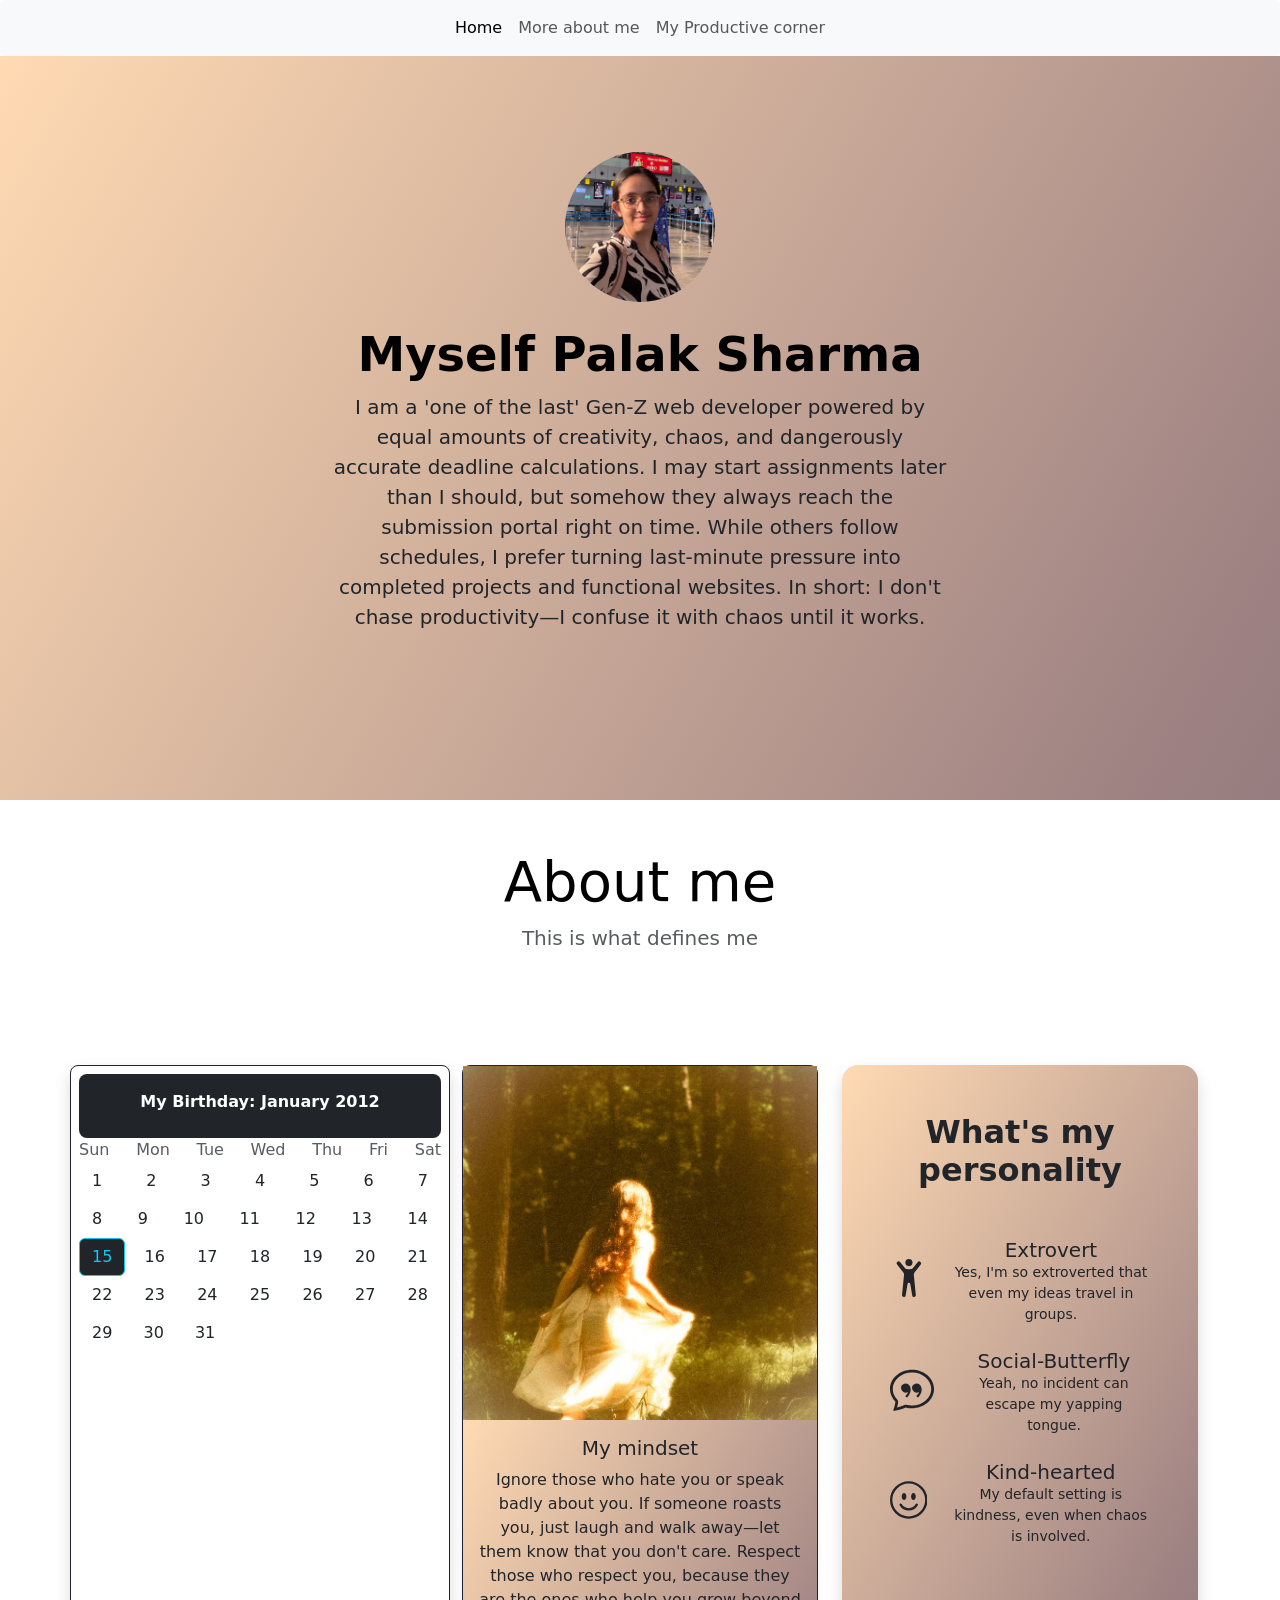
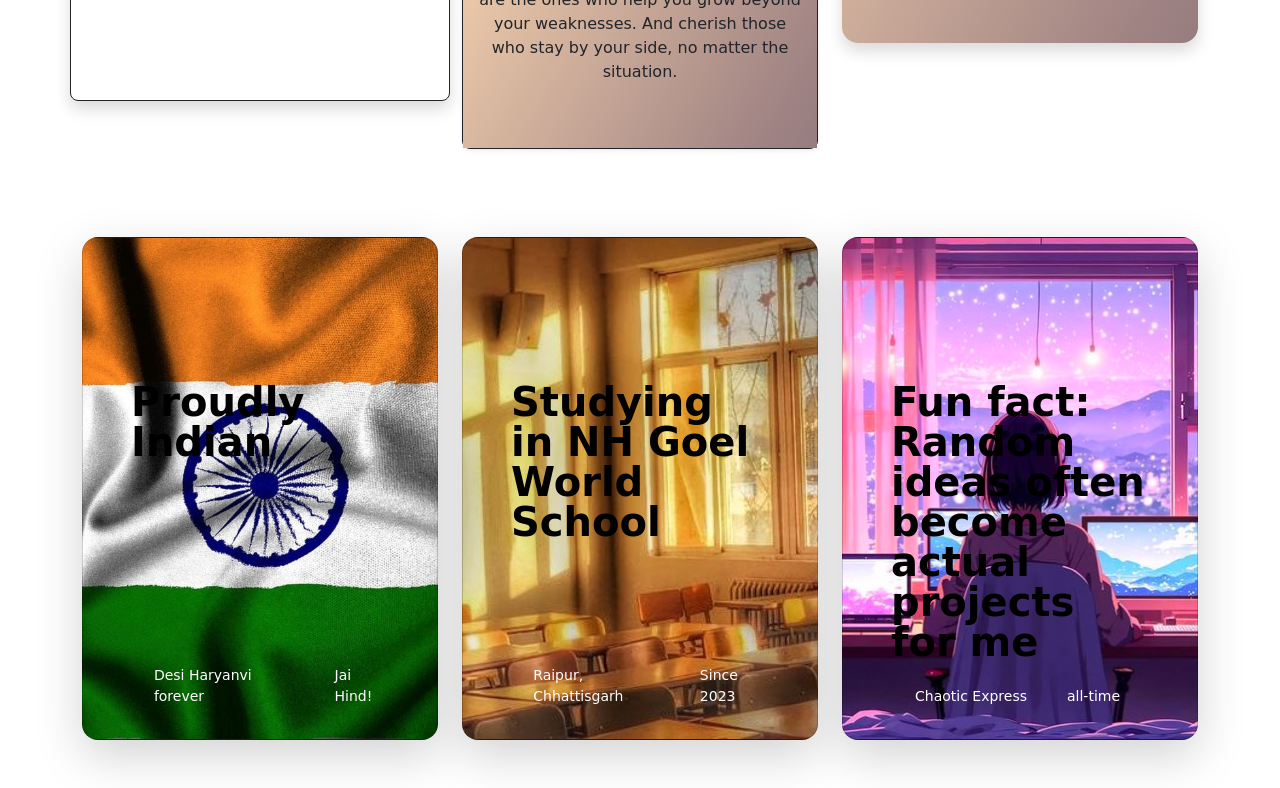
<file: index.html>
<!DOCTYPE html>
<html lang="en">
<head>
    <meta charset="UTF-8">
    <meta name="viewport" content="width=device-width, initial-scale=1.0">
    <title>Palak's portfolio</title>
    <link href="./style.css" rel="stylesheet">
    <link href="https://cdn.jsdelivr.net/npm/bootstrap@5.3.8/dist/css/bootstrap.min.css" rel="stylesheet" integrity="sha384-sRIl4kxILFvY47J16cr9ZwB07vP4J8+LH7qKQnuqkuIAvNWLzeN8tE5YBujZqJLB" crossorigin="anonymous">
</head>
<body>

   <section id="navbar" >
    <nav class="navbar navbar-expand-lg bg-body-tertiary rounded" aria-label="Twelfth navbar example"> 
        <div class="container-fluid Centered-nav"> 
            <button class="navbar-toggler" type="button" data-bs-toggle="collapse" data-bs-target="#navbarsExample10" aria-controls="navbarsExample10" aria-expanded="false" aria-label="Toggle navigation"> 
                <span class="navbar-toggler-icon"></span> 
            </button> 
            <div class="collapse navbar-collapse justify-content-md-center" id="navbarsExample10"> 
                <ul class="navbar-nav"> 
                    <li class="nav-item"> 
                        <a class="nav-link active" aria-current="page" href="./index.html">Home</a> 
                    </li> 
                    <li class="nav-item"> 
                        <a class="nav-link" href="./more.html">More about me</a> 
                    </li> 
                    <li class="nav-item"> 
                        <a class="nav-link" href="./productivity.html">My Productive corner</a> 
                    </li> 
                        </ul> 
                    </li> 
                </ul> 
            </div> 
        </div> 
    </nav>
   </section>

   <section id="title" class="gradient-background py-5">  
    <div class="px-4 mb-5 py-5 text-center focus-div"> 
        <div class="container"> 
            <div class= "col-d-flex justify-content-center"> 
                <img class="d-block mx-auto mb-4 me" src="./assets/images/me.jpg" alt="palak's image" height="150"> 
            </div> 
        </div>
        <h1 class="display-5 fw-bold text-body-emphasis">Myself Palak Sharma</h1> 
        <div class="col-lg-6 mx-auto"> 
            <p class="lead mb-4 text-whit">I am a 'one of the last' Gen-Z web developer powered by equal amounts of creativity, chaos, and dangerously accurate deadline calculations. I may start assignments later than I should, but somehow they always reach the submission portal right on time. While others follow schedules, I prefer turning last-minute pressure into completed projects and functional websites. In short: I don't chase productivity—I confuse it with chaos until it works.</p>  
        </div> 
    </div>
   </section>


   <section class="about-me info">
    <div class="container">
    <header>
    <div class="pricing-header p-3 pb-md-4 mx-auto pt-5 text-center"> 
        <h1 class="display-4 fw-normal text-body-emphasis">About me</h1> 
        <p class="fs-5 text-body-secondary">This is what defines me</p> 
    </div> 
    </header>
    <div class="row row-cols-1 row-cols-md-3 mb-3 py-5 text-center main-container"> 
            <div class="dropdown-menu d-block position-static p-2 mx-0 my-4 shadow rounded-3 w-340px border-dark" data-bs-theme="light"> 
                <div class="d-grid gap-1"> 
                    <div class="cal"> 
                        <div class="cal-month pb-4 card-header py-3 text-bg-dark border-dark rounded-3 ">  
                      <strong class="cal-month-name">My Birthday: January 2012</strong>   
                        </div>
                        <div class="cal-weekdays text-body-secondary "> 
                            <div class="cal-weekday">Sun</div> 
                            <div class="cal-weekday">Mon</div> 
                            <div class="cal-weekday">Tue</div> 
                            <div class="cal-weekday">Wed</div> 
                            <div class="cal-weekday">Thu</div> 
                            <div class="cal-weekday">Fri</div> 
                            <div class="cal-weekday">Sat</div> 
                        </div>  
                        <div class="cal-days">
                            <div class="group-1 gr">  
                            <button class="btn cal-btn" type="button">1</button> 
                            <button class="btn cal-btn" type="button">2</button> 
                            <button class="btn cal-btn" type="button">3</button> 
                            <button class="btn cal-btn" type="button">4</button> 
                            <button class="btn cal-btn" type="button">5</button> 
                            <button class="btn cal-btn" type="button">6</button> 
                            <button class="btn cal-btn" type="button">7</button>
                            </div>
                            <div class="group-2 gr"> 
                            <button class="btn cal-btn" type="button">8</button> 
                            <button class="btn cal-btn" type="button">9</button> 
                            <button class="btn cal-btn" type="button">10</button> 
                            <button class="btn cal-btn" type="button">11</button> 
                            <button class="btn cal-btn" type="button">12</button> 
                            <button class="btn cal-btn" type="button">13</button> 
                            <button class="btn cal-btn" type="button">14</button>
                            </div>
                            <div class="group-3 gr"> 
                            <button class="btn cal-btn btn-outline-info btn-dark" type="button">15</button> 
                            <button class="btn cal-btn" type="button">16</button> 
                            <button class="btn cal-btn" type="button">17</button> 
                            <button class="btn cal-btn" type="button">18</button> 
                            <button class="btn cal-btn" type="button">19</button> 
                            <button class="btn cal-btn" type="button">20</button> 
                            <button class="btn cal-btn" type="button">21</button>
                            </div>
                            <div class="group-4 gr"> 
                            <button class="btn cal-btn" type="button">22</button> 
                            <button class="btn cal-btn" type="button">23</button> 
                            <button class="btn cal-btn" type="button">24</button> 
                            <button class="btn cal-btn" type="button">25</button> 
                            <button class="btn cal-btn" type="button">26</button> 
                            <button class="btn cal-btn" type="button">27</button> 
                            <button class="btn cal-btn" type="button">28</button>
                            </div>
                            <div class="group-5 pe-0"> 
                            <button class="btn cal-btn" type="button">29</button> 
                            <button class="btn cal-btn" type="button">30</button> 
                            <button class="btn cal-btn" type="button">31</button>
                            </div> 
                        </div> 
                    </div> 
                </div> 
            </div>  
        <div class="col"> 
            <div class="card imp-card h-100  rounded-3 shadow-sm border-dark my-4">
  <img src="./assets/images/gold-glow.jpg ">
  <div class="card-body gradient-background">
    <h5 class="card-title">My mindset</h5>
    <p class="card-text">Ignore those who hate you or speak badly about you. If someone roasts you, just laugh and walk away—let them know that you don't care. Respect those who respect you, because they are the ones who help you grow beyond your weaknesses. And cherish those who stay by your side, no matter the situation.
</p>
  </div>
</div> 
</div> 
        <div class="col"> 
            <div class="modal-content rounded-4 shadow mt-4 gradient-background"> 
                <div class="modal-body p-5"> 
                    <h2 class="fw-bold mb-0">What's my personality</h2> 
                    <ul class="d-grid gap-4 my-5 list-unstyled small"> 
                        <li class="d-flex gap-4"> 
                            <svg xmlns="http://www.w3.org/2000/svg"  height="80" fill="currentColor" class="bi bi-person-arms-up " viewBox="0 0 16 16">
  <path d="M8 3a1.5 1.5 0 1 0 0-3 1.5 1.5 0 0 0 0 3"/>
  <path d="m5.93 6.704-.846 8.451a.768.768 0 0 0 1.523.203l.81-4.865a.59.59 0 0 1 1.165 0l.81 4.865a.768.768 0 0 0 1.523-.203l-.845-8.451A1.5 1.5 0 0 1 10.5 5.5L13 2.284a.796.796 0 0 0-1.239-.998L9.634 3.84a.7.7 0 0 1-.33.235c-.23.074-.665.176-1.304.176-.64 0-1.074-.102-1.305-.176a.7.7 0 0 1-.329-.235L4.239 1.286a.796.796 0 0 0-1.24.998l2.5 3.216c.317.316.475.758.43 1.204Z"/>
</svg> 
                            <div> 
                                <h5 class="mb-0">Extrovert</h5> Yes, I'm so extroverted that even my ideas travel in groups.
                            </div> 
                        </li> 
                        <li class="d-flex gap-4"> 
                            <svg xmlns="http://www.w3.org/2000/svg" height="80" fill="currentColor" class="bi bi-chat-quote" viewBox="0 0 16 16">
  <path d="M2.678 11.894a1 1 0 0 1 .287.801 11 11 0 0 1-.398 2c1.395-.323 2.247-.697 2.634-.893a1 1 0 0 1 .71-.074A8 8 0 0 0 8 14c3.996 0 7-2.807 7-6s-3.004-6-7-6-7 2.808-7 6c0 1.468.617 2.83 1.678 3.894m-.493 3.905a22 22 0 0 1-.713.129c-.2.032-.352-.176-.273-.362a10 10 0 0 0 .244-.637l.003-.01c.248-.72.45-1.548.524-2.319C.743 11.37 0 9.76 0 8c0-3.866 3.582-7 8-7s8 3.134 8 7-3.582 7-8 7a9 9 0 0 1-2.347-.306c-.52.263-1.639.742-3.468 1.105"/>
  <path d="M7.066 6.76A1.665 1.665 0 0 0 4 7.668a1.667 1.667 0 0 0 2.561 1.406c-.131.389-.375.804-.777 1.22a.417.417 0 0 0 .6.58c1.486-1.54 1.293-3.214.682-4.112zm4 0A1.665 1.665 0 0 0 8 7.668a1.667 1.667 0 0 0 2.561 1.406c-.131.389-.375.804-.777 1.22a.417.417 0 0 0 .6.58c1.486-1.54 1.293-3.214.682-4.112z"/>
</svg> 
                            <div> 
                                <h5 class="mb-0">Social-Butterfly</h5> Yeah, no incident can escape my yapping tongue.
                            </div> 
                        </li> 
                        <li class="d-flex gap-4"> 
                            <svg xmlns="http://www.w3.org/2000/svg"  height="80" fill="currentColor" class="bi bi-emoji-smile" viewBox="0 0 16 16">
  <path d="M8 15A7 7 0 1 1 8 1a7 7 0 0 1 0 14m0 1A8 8 0 1 0 8 0a8 8 0 0 0 0 16"/>
  <path d="M4.285 9.567a.5.5 0 0 1 .683.183A3.5 3.5 0 0 0 8 11.5a3.5 3.5 0 0 0 3.032-1.75.5.5 0 1 1 .866.5A4.5 4.5 0 0 1 8 12.5a4.5 4.5 0 0 1-3.898-2.25.5.5 0 0 1 .183-.683M7 6.5C7 7.328 6.552 8 6 8s-1-.672-1-1.5S5.448 5 6 5s1 .672 1 1.5m4 0c0 .828-.448 1.5-1 1.5s-1-.672-1-1.5S9.448 5 10 5s1 .672 1 1.5"/>
</svg> 
                            <div> 
                                <h5 class="mb-0">Kind-hearted</h5> My default setting is kindness, even when chaos is involved.
                            </div> 
                        </li> 
                    </ul> 
                 </div> 
                </div> 
        </div> 
    </div>
    </div>
    <div class="container">
        <div class="row row-cols-1 row-cols-lg-3 align-items-stretch g-4 py-5"> 
            <div class="col"> 
                <div class="card card-cover h-100 overflow-hidden text-bg-dark rounded-4 shadow-lg image-background" style="background-image: url('./assets/images/flag-of-india.jpg');"> 
                    <div class="d-flex flex-column h-100 p-5 pb-3 text-shadow-1"> 
                        <h3 class="pt-5 mt-5 mb-4 display-6 lh-1 fw-bold text-black">Proudly Indian</h3> 
                        <ul class="d-flex list-unstyled mt-auto">  
                            <li class="d-flex align-items-center me-3"> 
                                <svg class="bi me-2" width="1em" height="1em" role="img" aria-label="Location">
                                    <use xlink:href="#geo-fill"></use>
                                </svg> 
                                <small>Desi Haryanvi forever</small> 
                            </li> 
                            <li class="d-flex align-items-center"> 
                                <svg class="bi me-2" width="1em" height="1em" role="img" aria-label="Duration">
                                    <use xlink:href="#calendar3"></use>
                                </svg> 
                                <small>Jai Hind!</small> 
                            </li> 
                        </ul> 
                    </div> 
                </div> 
            </div> 
            <div class="col"> 
                <div class="card card-cover h-100 overflow-hidden text-bg-dark rounded-4 shadow-lg image-background" style="background-image: url('./assets/images/school\ corridor.jpg');"> 
                    <div class="d-flex flex-column h-100 p-5 pb-3 text-shadow-1"> 
                        <h3 class="pt-5 mt-5 mb-4 display-6 lh-1 fw-bold text-black">Studying in NH Goel World School</h3> 
                        <ul class="d-flex list-unstyled mt-auto">  
                            <li class="d-flex align-items-center me-3"> 
                                <svg class="bi me-2" width="1em" height="1em" role="img" aria-label="Location">
                                    <use xlink:href="#geo-fill"></use>
                                </svg> 
                                <small>Raipur, Chhattisgarh</small> 
                            </li> 
                            <li class="d-flex align-items-center"> 
                                <svg class="bi me-2" width="1em" height="1em" role="img" aria-label="Duration">
                                    <use xlink:href="#calendar3"></use>
                                </svg> 
                                <small>Since 2023</small> 
                            </li> 
                        </ul> 
                    </div> 
                </div> 
            </div> 
            <div class="col"> 
                <div class="card card-cover h-100 overflow-hidden text-bg-dark rounded-4 shadow-lg image-background" style="background-image: url('./assets/images/lavender-girl.jpg') ;"> 
                    <div class="d-flex flex-column h-100 p-5 pb-3 text-shadow-1"> 
                        <h3 class="pt-5 mt-5 mb-4 display-6 lh-1 fw-bold text-black">Fun fact: Random ideas often become actual projects for me</h3> 
                        <ul class="d-flex list-unstyled mt-auto">  
                            <li class="d-flex align-items-center me-3"> 
                                <svg class="bi me-2" width="1em" height="1em" role="img" aria-label="Location">
                                    <use xlink:href="#geo-fill"></use>
                                </svg> 
                                <small>Chaotic Express</small> 
                            </li> 
                            <li class="d-flex align-items-center"> 
                                <svg class="bi me-2" width="1em" height="1em" role="img" aria-label="Duration">
                                    <use xlink:href="#calendar3"></use>
                                </svg> 
                                <small>all-time</small> 
                            </li> 
                        </ul> 
                    </div> 
                </div> 
            </div> 
        </div>
   </div>
</section> 
   
<script src="https://cdn.jsdelivr.net/npm/bootstrap@5.3.8/dist/js/bootstrap.bundle.min.js" integrity="sha384-FKyoEForCGlyvwx9Hj09JcYn3nv7wiPVlz7YYwJrWVcXK/BmnVDxM+D2scQbITxI" crossorigin="anonymous"></script>

</body>
</html>
</file>
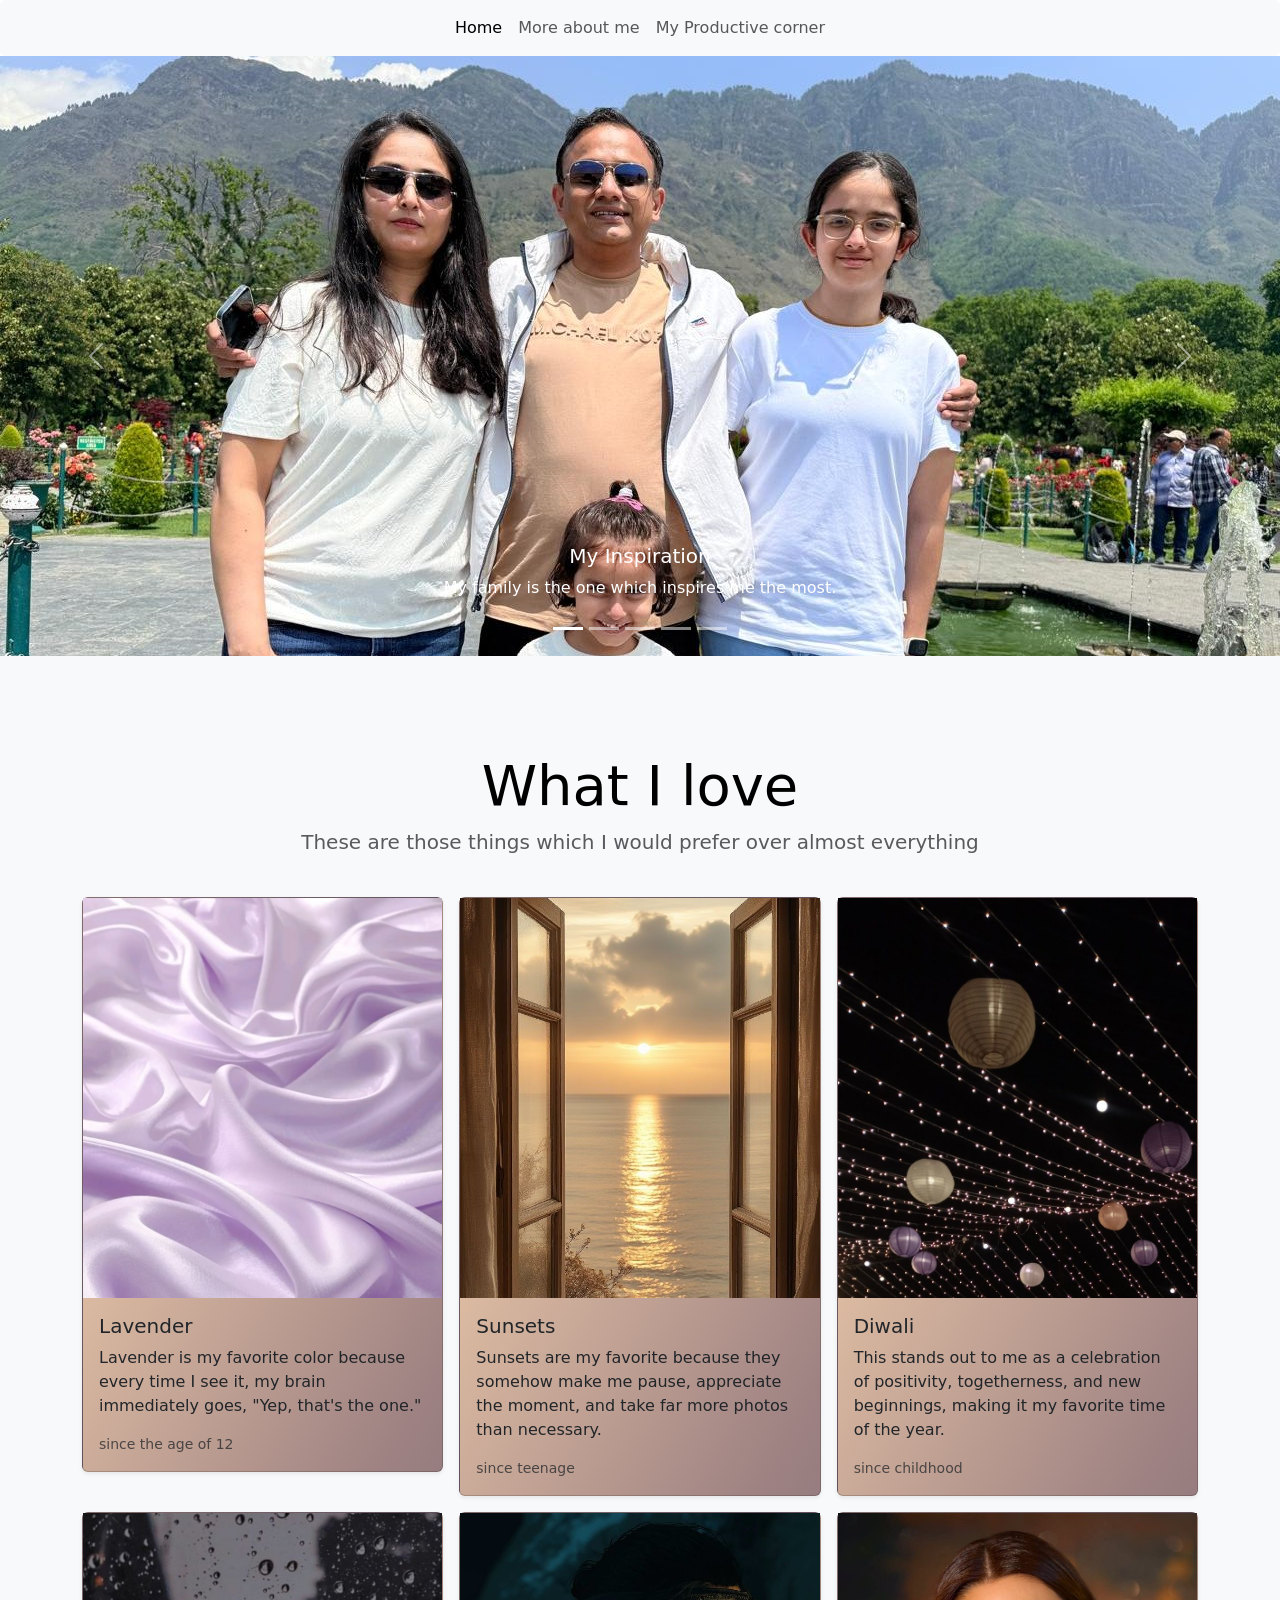
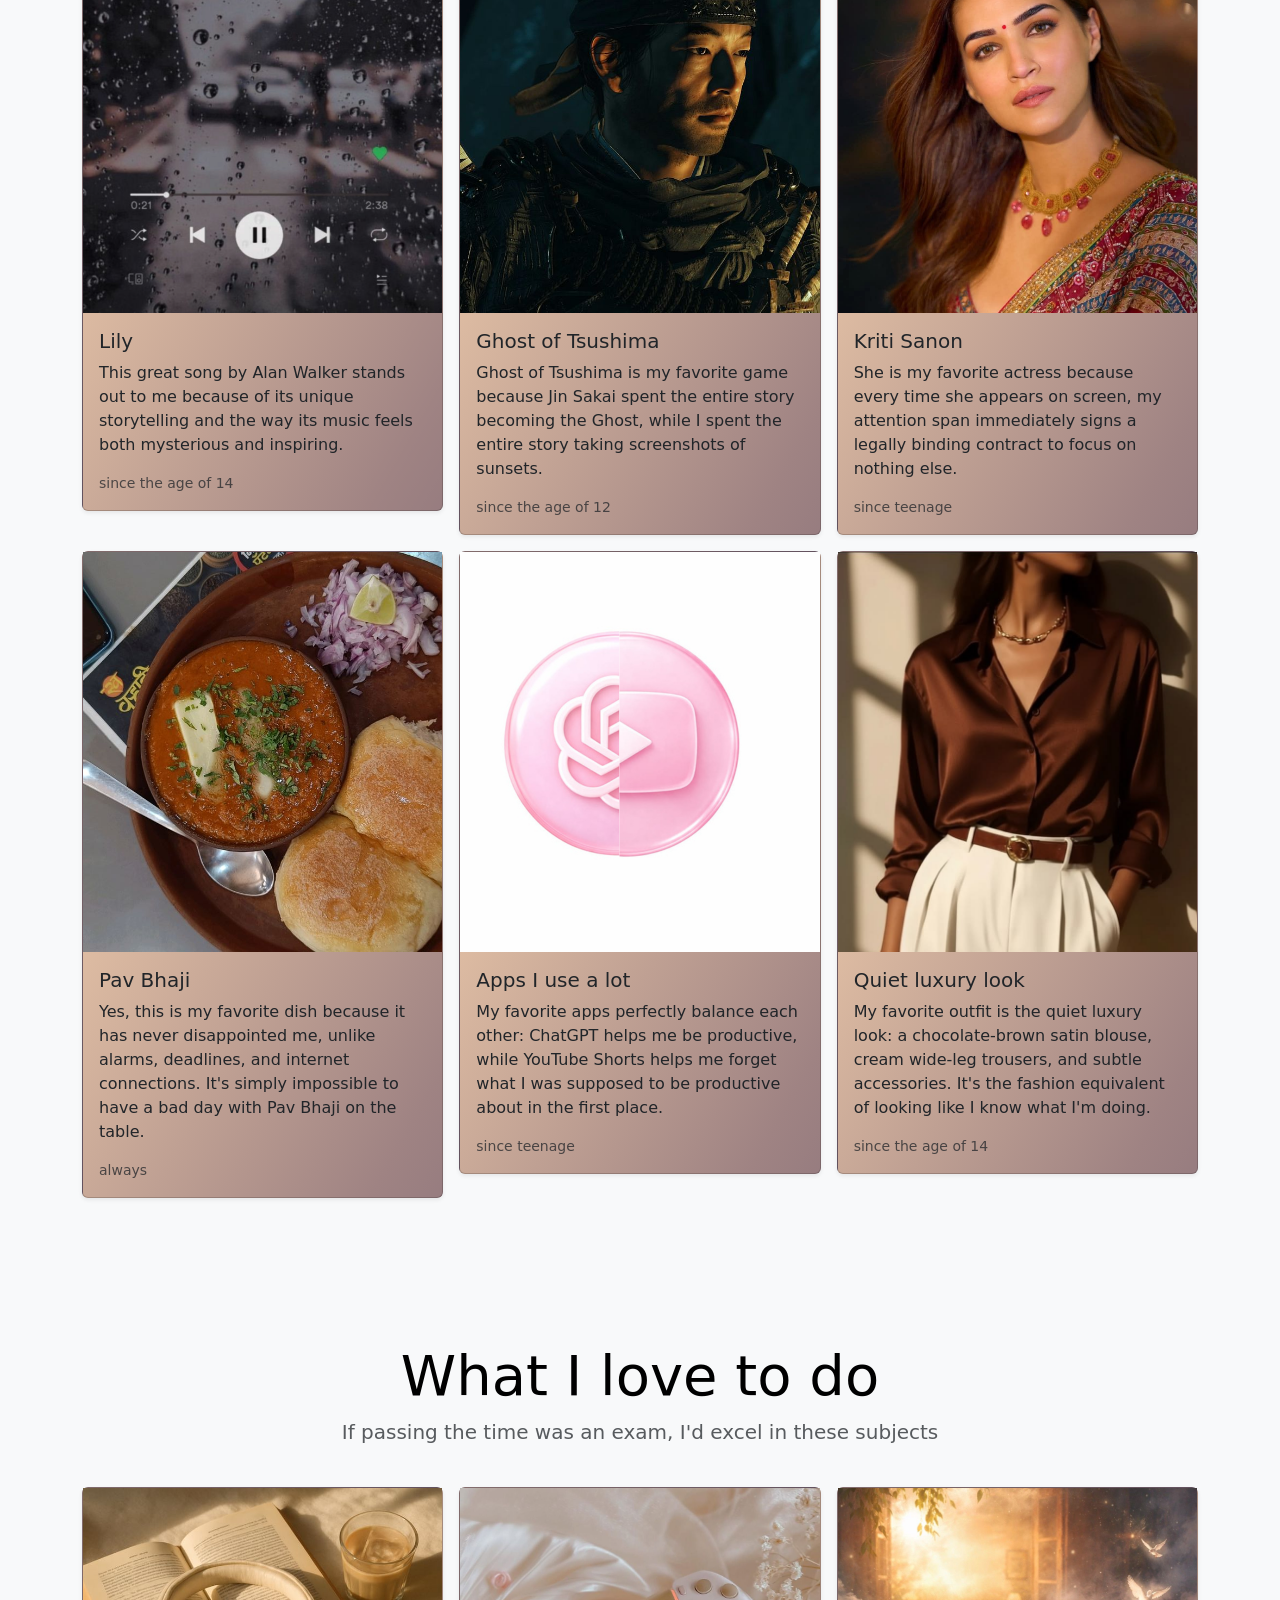
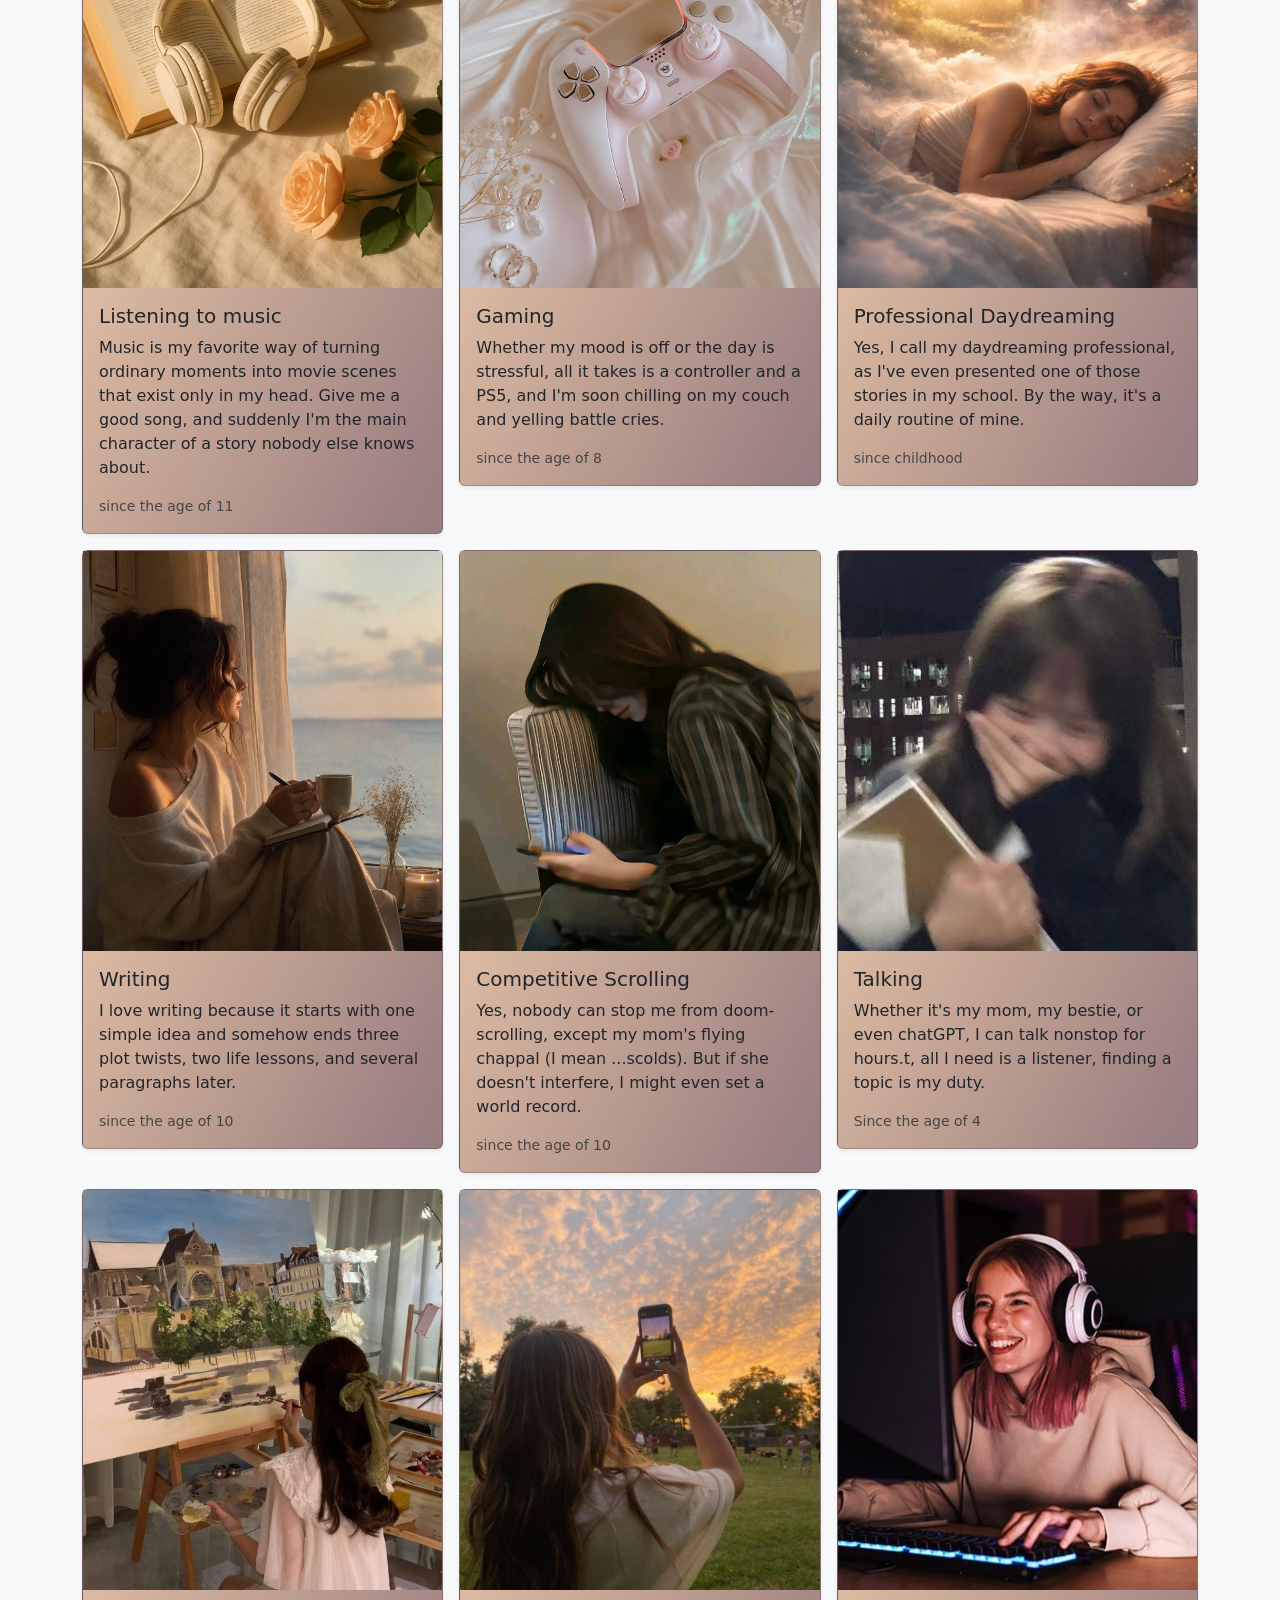
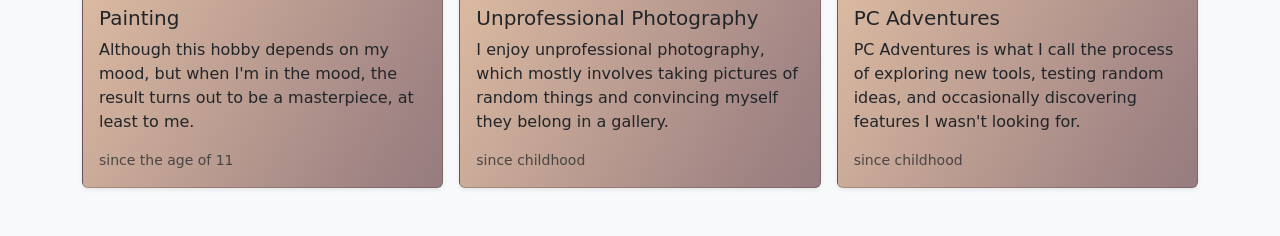
<file: more.html>
<!DOCTYPE html>
<html lang="en">
<head>
    <meta charset="UTF-8">
    <meta name="viewport" content="width=device-width, initial-scale=1.0">
    <title>More about me</title>
    <link href="./style.css" rel="stylesheet">
    <link href="https://cdn.jsdelivr.net/npm/bootstrap@5.3.8/dist/css/bootstrap.min.css" rel="stylesheet" integrity="sha384-sRIl4kxILFvY47J16cr9ZwB07vP4J8+LH7qKQnuqkuIAvNWLzeN8tE5YBujZqJLB" crossorigin="anonymous">
</head>
<body>

    <section id="navbar" >
    <nav class="navbar navbar-expand-lg bg-body-tertiary rounded" aria-label="Twelfth navbar example"> 
        <div class="container-fluid Centered-nav"> 
            <button class="navbar-toggler" type="button" data-bs-toggle="collapse" data-bs-target="#navbarsExample10" aria-controls="navbarsExample10" aria-expanded="false" aria-label="Toggle navigation"> 
                <span class="navbar-toggler-icon"></span> 
            </button> 
            <div class="collapse navbar-collapse justify-content-md-center" id="navbarsExample10"> 
                <ul class="navbar-nav"> 
                    <li class="nav-item"> 
                        <a class="nav-link active" aria-current="page" href="./index.html">Home</a> 
                    </li> 
                    <li class="nav-item"> 
                        <a class="nav-link" href="./more.html">More about me</a> 
                    </li> 
                    <li class="nav-item"> 
                        <a class="nav-link" href="./productivity.html">My Productive corner</a> 
                    </li> 
                        </ul> 
                    </li> 
                </ul> 
            </div> 
        </div> 
    </nav>
   </section>

   <section class="carousel">
<div id="carouselExampleCaptions" class="carousel slide">
  <div class="carousel-indicators">
    <button type="button" data-bs-target="#carouselExampleCaptions" data-bs-slide-to="0" class="active" aria-current="true" aria-label="Slide 1"></button>
    <button type="button" data-bs-target="#carouselExampleCaptions" data-bs-slide-to="1" aria-label="Slide 2"></button>
    <button type="button" data-bs-target="#carouselExampleCaptions" data-bs-slide-to="2" aria-label="Slide 3"></button>
    <button type="button" data-bs-target="#carouselExampleCaptions" data-bs-slide-to="3" aria-label="Slide 4"></button>
    <button type="button" data-bs-target="#carouselExampleCaptions" data-bs-slide-to="4" aria-label="Slide 5"></button>
  </div>
  <div class="carousel-inner">
    <div class="carousel-item active">
      <img src="./assets/images/family-2.jpeg" class="d-block w-100 carousel-image" alt="...">
      <div class="carousel-caption d-md-block">
        <h5>My Inspiration</h5>
        <p>My family is the one which inspires me the most.</p>
      </div>
    </div>
    <div class="carousel-item">
      <img src="./assets/images/moodboard.png" class="d-block w-100 carousel-image separate" alt="...">
      <div class="carousel-caption d-md-block">
        <h5>My moodboard</h5>
        <p>Yeah, I'm the aesthetics-loving girl.</p>
      </div>
    </div>
    <div class="carousel-item">
      <img src="./assets/images/japan.jpg" class="d-block w-100 carousel-image" alt="...">
      <div class="carousel-caption d-md-block">
        <h5>My dream place</h5>
        <p>Yeah, I really wish to go to Japan.</p>
      </div>
    </div>
    <div class="carousel-item">
      <img src="./assets/images/cozy-bedroom.jpg" class="d-block w-100 carousel-image separate" alt="...">
      <div class="carousel-caption d-md-block">
        <h5>My comfort zone</h5>
        <p>Yes, give me a bed, AC, and some music, and I might doze off for eternity.</p>
      </div>
    </div>
    <div class="carousel-item">
      <img src="./assets/images/aesthetic-flowers.jpg" class="d-block w-100 carousel-image" alt="...">
      <div class="carousel-caption d-md-block">
        <h5>My vibe</h5>
        <p>As far as I know, I radiate a joyful vibe.</p>
      </div>
    </div>
  </div>
  <button class="carousel-control-prev" type="button" data-bs-target="#carouselExampleCaptions" data-bs-slide="prev">
    <span class="carousel-control-prev-icon" aria-hidden="true"></span>
    <span class="visually-hidden">Previous</span>
  </button>
  <button class="carousel-control-next" type="button" data-bs-target="#carouselExampleCaptions" data-bs-slide="next">
    <span class="carousel-control-next-icon" aria-hidden="true"></span>
    <span class="visually-hidden">Next</span>
  </button>
</div>
   </section>

   <section class="my-favorites">
    <div class="album py-5 bg-body-tertiary"> 
      <div class="container">
        <header>
    <div class="pricing-header p-3 pb-md-4 mx-auto pt-5 text-center"> 
        <h1 class="display-4 fw-normal text-body-emphasis">What I love</h1> 
        <p class="fs-5 text-body-secondary">These are those things which I would prefer over almost everything</p> 
    </div> 
    </header> 
        <div class="row row-cols-1 row-cols-sm-2 row-cols-md-3 g-3"> 
          <div class="col"> 
            <div class="card shadow-sm gradient-background"> 
              <img src="./assets/images/lavender.jpg" alt="lavender color" class="fav-images"> 
              <div class="card-body">
                <h5> Lavender</h5> 
                <p class="card-text">Lavender is my favorite color because every time I see it, my brain immediately goes, "Yep, that's the one."</p> 
                <div class="d-flex justify-content-between align-items-center"> 
                  <small class="text-body-secondary">since the age of 12</small> 
                </div> 
              </div> 
            </div> 
          </div> 
          <div class="col"> 
            <div class="card shadow-sm gradient-background"> 
              <img src="./assets/images/sunset.jpg" alt="sunset from a window" class="fav-images"> 
              <div class="card-body">
                <h5> Sunsets</h5> 
                <p class="card-text">Sunsets are my favorite because they somehow make me pause, appreciate the moment, and take far more photos than necessary.</p> 
                <div class="d-flex justify-content-between align-items-center"> 
                  <small class="text-body-secondary">since teenage</small> 
                </div> 
              </div> 
            </div> 
          </div>  
          <div class="col"> 
            <div class="card shadow-sm gradient-background"> 
              <img src="./assets/images/diwali.jpg" alt="diwali lights" class="fav-images"> 
              <div class="card-body">
                <h5>Diwali</h5> 
                <p class="card-text">This stands out to me as a celebration of positivity, togetherness, and new beginnings, making it my favorite time of the year.</p> 
                <div class="d-flex justify-content-between align-items-center"> 
                  <small class="text-body-secondary">since childhood</small> 
                </div> 
              </div> 
            </div> 
          </div>  
          <div class="col"> 
            <div class="card shadow-sm gradient-background"> 
              <img src="./assets/images/music.png" alt="a music player image" class="fav-images another"> 
              <div class="card-body">
                <h5>Lily</h5> 
                <p class="card-text">This great song by Alan Walker stands out to me because of its unique storytelling and the way its music feels both mysterious and inspiring.</p> 
                <div class="d-flex justify-content-between align-items-center"> 
                  <small class="text-body-secondary">since the age of 14</small> 
                </div> 
              </div> 
            </div> 
          </div>  
          <div class="col"> 
            <div class="card shadow-sm gradient-background"> 
              <img src="./assets/images/fav-game-1.jpg" alt="Jin Sakai's image from the game Ghost of Tsushima" class="fav-images">
              <div class="card-body">
                <h5>Ghost of Tsushima</h5> 
                <p class="card-text">Ghost of Tsushima is my favorite game because Jin Sakai spent the entire story becoming the Ghost, while I spent the entire story taking screenshots of sunsets.</p> 
                <div class="d-flex justify-content-between align-items-center"> 
                  <small class="text-body-secondary">since the age of 12</small> 
                </div> 
              </div> 
            </div> 
          </div>  
          <div class="col"> 
            <div class="card shadow-sm gradient-background"> 
              <img src="./assets/images/fav-actress.jpg" alt="Kriti Sanon" class="fav-images"> 
              <div class="card-body">
                <h5>Kriti Sanon</h5> 
                <p class="card-text">She is my favorite actress because every time she appears on screen, my attention span immediately signs a legally binding contract to focus on nothing else.</p> 
                <div class="d-flex justify-content-between align-items-center"> 
                  <small class="text-body-secondary">since teenage</small> 
                </div> 
              </div> 
            </div> 
          </div>  
          <div class="col"> 
            <div class="card shadow-sm gradient-background"> 
              <img src="./assets/images/pav-bhaji.jpg" alt="Pav Bhaji" class="fav-images"> 
              <div class="card-body">
                <h5>Pav Bhaji</h5> 
                <p class="card-text">Yes, this is my favorite dish because it has never disappointed me, unlike alarms, deadlines, and internet connections. It's simply impossible to have a bad day with Pav Bhaji on the table.</p> 
                <div class="d-flex justify-content-between align-items-center"> 
                  <small class="text-body-secondary">always</small> 
                </div> 
              </div> 
            </div> 
          </div> 
          <div class="col"> 
            <div class="card shadow-sm gradient-background"> 
              <img src="./assets/images/Untitled design (1).png" alt="Aesthetic ChatGPT and Youtube logos" class="fav-images"> 
              <div class="card-body">
                <h5> Apps I use a lot</h5> 
                <p class="card-text">My favorite apps perfectly balance each other: ChatGPT helps me be productive, while YouTube Shorts helps me forget what I was supposed to be productive about in the first place.</p> 
                <div class="d-flex justify-content-between align-items-center"> 
                  <small class="text-body-secondary">since teenage</small> 
                </div> 
              </div> 
            </div> 
          </div> 
          <div class="col"> 
            <div class="card shadow-sm gradient-background"> 
              <img src="./assets/images/aura-attire.jpg" alt="quiet luxury look attire" class="fav-images "> 
              <div class="card-body">
                <h5>Quiet luxury look</h5> 
                <p class="card-text">My favorite outfit is the quiet luxury look: a chocolate-brown satin blouse, cream wide-leg trousers, and subtle accessories. It's the fashion equivalent of looking like I know what I'm doing.</p> 
                <div class="d-flex justify-content-between align-items-center"> 
                  <small class="text-body-secondary">since the age of 14</small> 
                </div> 
              </div> 
            </div> 
          </div> 
        </div> 
      </div> 
    </div>
   </section>

   <section class="my-preferences">
    <div class="album py-5 bg-body-tertiary"> 
      <div class="container">
        <header>
    <div class="pricing-header p-3 pb-md-4 mx-auto pt-5 text-center"> 
        <h1 class="display-4 fw-normal text-body-emphasis">What I love to do</h1> 
        <p class="fs-5 text-body-secondary">If passing the time was an exam, I'd excel in these subjects</p> 
    </div> 
    </header> 
        <div class="row row-cols-1 row-cols-sm-2 row-cols-md-3 g-3"> 
          <div class="col"> 
            <div class="card shadow-sm gradient-background"> 
              <img src="./assets/images/headphones-and-book.jpg" alt="headphones kept over a book" class="fav-images"> 
              <div class="card-body">
                <h5> Listening to music</h5> 
                <p class="card-text">Music is my favorite way of turning ordinary moments into movie scenes that exist only in my head. Give me a good song, and suddenly I'm the main character of a story nobody else knows about.</p> 
                <div class="d-flex justify-content-between align-items-center"> 
                  <small class="text-body-secondary">since the age of 11</small> 
                </div> 
              </div> 
            </div> 
          </div> 
          <div class="col"> 
            <div class="card shadow-sm gradient-background"> 
              <img src="./assets/images/controller.jpg" alt="a controller" class="fav-images another-1"> 
              <div class="card-body">
                <h5> Gaming</h5> 
                <p class="card-text">Whether my mood is off or the day is stressful, all it takes is a controller and a PS5, and I'm soon chilling on my couch and yelling battle cries.</p> 
                <div class="d-flex justify-content-between align-items-center"> 
                  <small class="text-body-secondary">since the age of 8</small> 
                </div> 
              </div> 
            </div> 
          </div>  
          <div class="col"> 
            <div class="card shadow-sm gradient-background"> 
              <img src="./assets/images/daydreaming.jpg" alt="a girl sleeping among clouds, with a dreamy window behind her" class="fav-images another-1"> 
              <div class="card-body">
                <h5>Professional Daydreaming</h5> 
                <p class="card-text">Yes, I call my daydreaming professional, as I've even presented one of those stories in my school. By the way, it's a daily routine of mine. </p> 
                <div class="d-flex justify-content-between align-items-center"> 
                  <small class="text-body-secondary">since childhood</small> 
                </div> 
              </div> 
            </div> 
          </div>  
          <div class="col"> 
            <div class="card shadow-sm gradient-background"> 
              <img src="./assets/images/writting.jpg" alt="a girl writing something. while holding a cup and sitting beside a window" class="fav-images"> 
              <div class="card-body">
                <h5>Writing</h5> 
                <p class="card-text">I love writing because it starts with one simple idea and somehow ends three plot twists, two life lessons, and several paragraphs later.</p> 
                <div class="d-flex justify-content-between align-items-center"> 
                  <small class="text-body-secondary">since the age of 10</small> 
                </div> 
              </div> 
            </div> 
          </div>  
          <div class="col"> 
            <div class="card shadow-sm gradient-background"> 
              <img src="./assets/images/scrolling.jpg" alt="a girl scrolling on her phone sitting on her sofa" class="fav-images another-1">
              <div class="card-body">
                <h5>Competitive Scrolling</h5> 
                <p class="card-text">Yes, nobody can stop me from doom-scrolling, except my mom's flying chappal (I mean ...scolds). But if she doesn't interfere, I might even set a world record. </p> 
                <div class="d-flex justify-content-between align-items-center"> 
                  <small class="text-body-secondary">since the age of 10</small> 
                </div> 
              </div> 
            </div> 
          </div>  
          <div class="col"> 
            <div class="card shadow-sm gradient-background"> 
              <img src="./assets/images/yapping.jpg" alt="a girl laughing really hard" class="fav-images"> 
              <div class="card-body">
                <h5>Talking</h5> 
                <p class="card-text">Whether it's my mom, my bestie, or even chatGPT, I can talk nonstop for hours.t, all I need is a listener, finding a topic is my duty.</p> 
                <div class="d-flex justify-content-between align-items-center"> 
                  <small class="text-body-secondary">Since the age of 4</small> 
                </div> 
              </div> 
            </div> 
          </div>  
          <div class="col"> 
            <div class="card shadow-sm gradient-background"> 
              <img src="./assets/images/painting-girl.jpg" alt="a girl making a painting" class="fav-images another-1"> 
              <div class="card-body">
                <h5>Painting</h5> 
                <p class="card-text">Although this hobby depends on my mood, but when I'm in the mood, the result turns out to be a masterpiece, at least to me.</p> 
                <div class="d-flex justify-content-between align-items-center"> 
                  <small class="text-body-secondary">since the age of 11</small> 
                </div> 
              </div> 
            </div> 
          </div> 
          <div class="col"> 
            <div class="card shadow-sm gradient-background"> 
              <img src="./assets/images/clicking-photos.jpg" alt="a girl clicking photos of a sunset on her iphone" class="fav-images another-1"> 
              <div class="card-body">
                <h5>Unprofessional Photography</h5> 
                <p class="card-text">I enjoy unprofessional photography, which mostly involves taking pictures of random things and convincing myself they belong in a gallery.</p> 
                <div class="d-flex justify-content-between align-items-center"> 
                  <small class="text-body-secondary">since childhood</small> 
                </div> 
              </div> 
            </div> 
          </div> 
          <div class="col"> 
            <div class="card shadow-sm gradient-background"> 
              <img src="./assets/images/girl-n-pc.jpg" alt="a girl laughing while looking at her pc" class="fav-images"> 
              <div class="card-body">
                <h5>PC Adventures</h5> 
                <p class="card-text">PC Adventures is what I call the process of exploring new tools, testing random ideas, and occasionally discovering features I wasn't looking for.</p> 
                <div class="d-flex justify-content-between align-items-center"> 
                  <small class="text-body-secondary">since childhood</small> 
                </div> 
              </div> 
            </div> 
          </div> 
        </div> 
      </div> 
    </div>
   </section>
 
    

<script src="https://cdn.jsdelivr.net/npm/bootstrap@5.3.8/dist/js/bootstrap.bundle.min.js" integrity="sha384-FKyoEForCGlyvwx9Hj09JcYn3nv7wiPVlz7YYwJrWVcXK/BmnVDxM+D2scQbITxI" crossorigin="anonymous"></script>
</body>
</html>
</file>
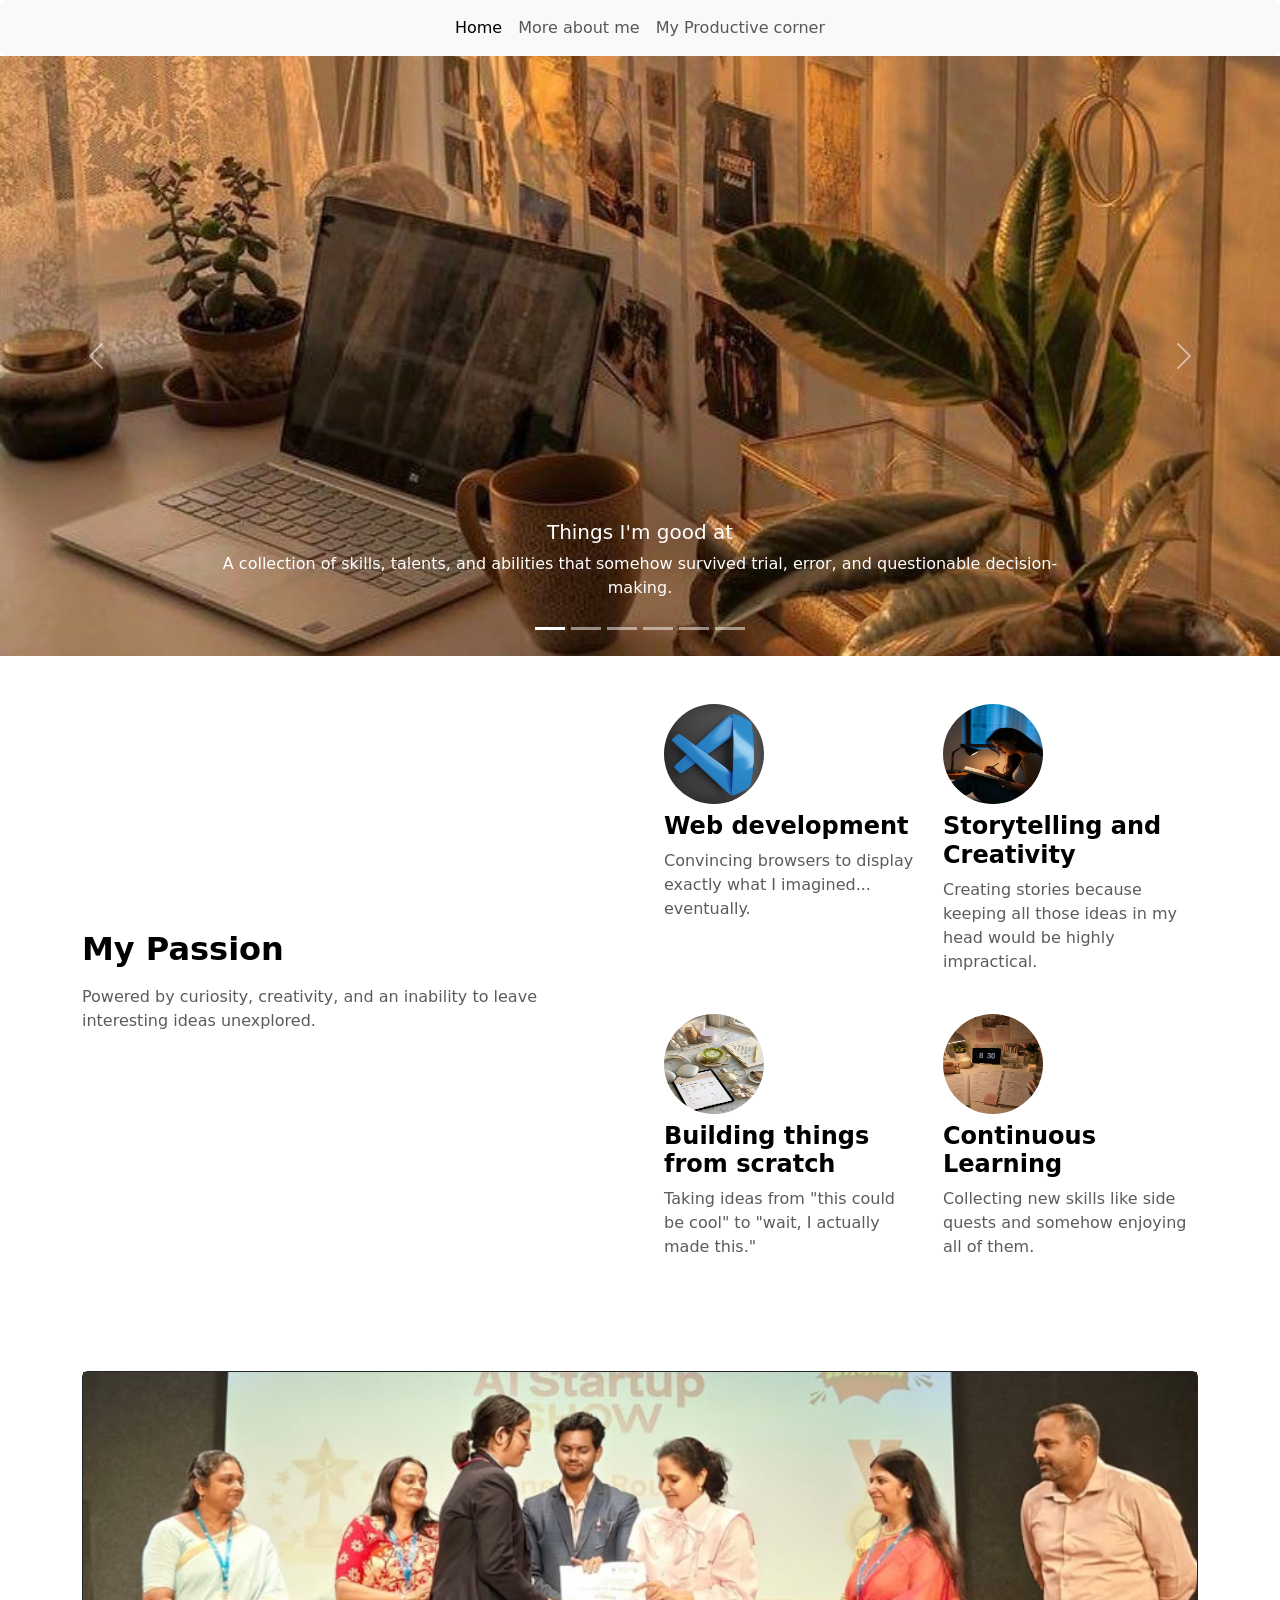
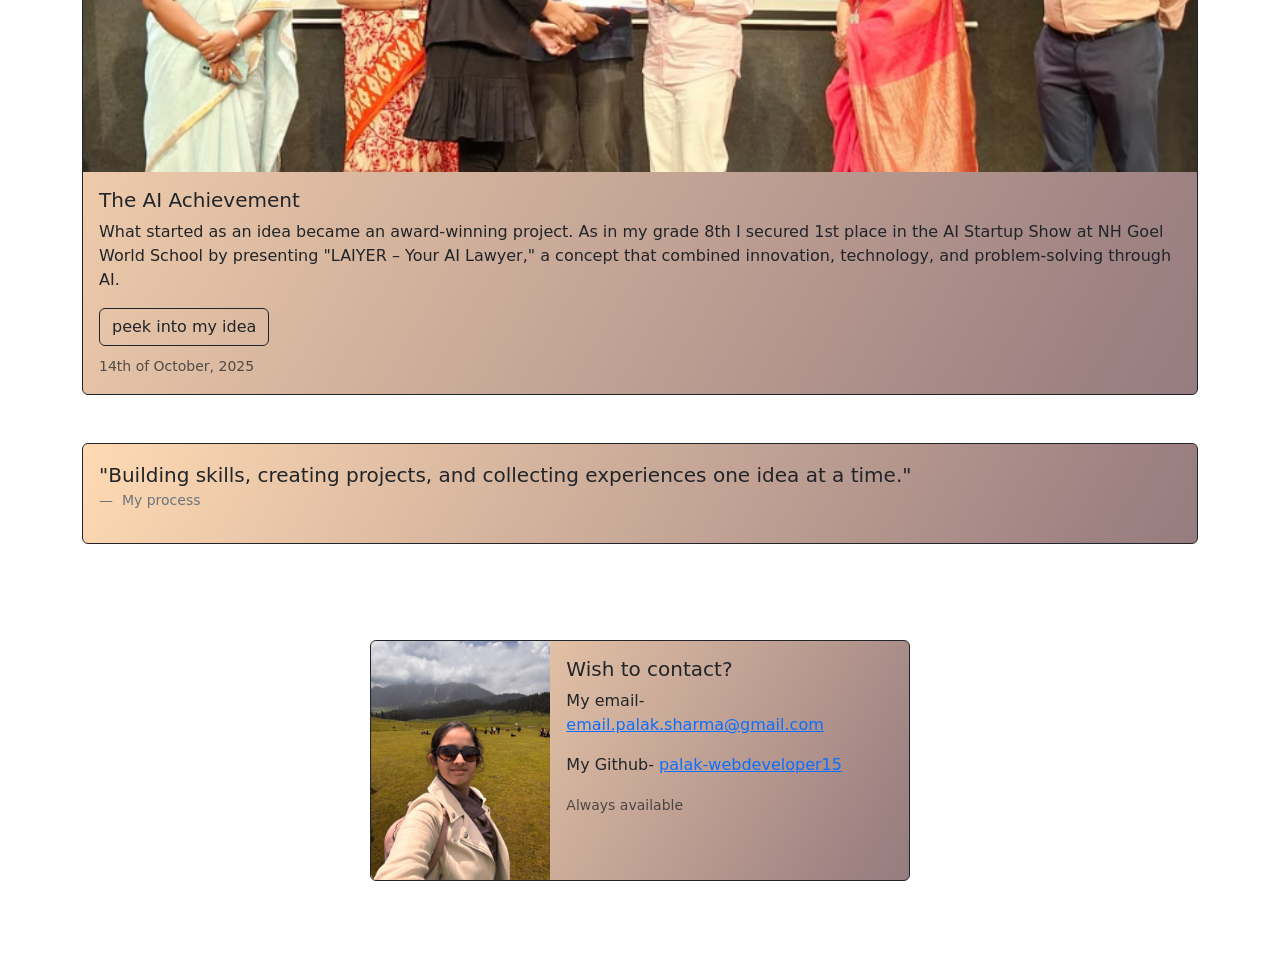
<file: productivity.html>
<!DOCTYPE html>
<html lang="en">
<head>
    <meta charset="UTF-8">
    <meta name="viewport" content="width=device-width, initial-scale=1.0">
    <title>My Productive corner</title>
    <link href="./style.css" rel="stylesheet">
    <link href="https://cdn.jsdelivr.net/npm/bootstrap@5.3.8/dist/css/bootstrap.min.css" rel="stylesheet" integrity="sha384-sRIl4kxILFvY47J16cr9ZwB07vP4J8+LH7qKQnuqkuIAvNWLzeN8tE5YBujZqJLB" crossorigin="anonymous">
</head>
<body>

    <section id="navbar" >
    <nav class="navbar navbar-expand-lg bg-body-tertiary rounded" aria-label="Twelfth navbar example"> 
        <div class="container-fluid Centered-nav"> 
            <button class="navbar-toggler" type="button" data-bs-toggle="collapse" data-bs-target="#navbarsExample10" aria-controls="navbarsExample10" aria-expanded="false" aria-label="Toggle navigation"> 
                <span class="navbar-toggler-icon"></span> 
            </button> 
            <div class="collapse navbar-collapse justify-content-md-center" id="navbarsExample10"> 
                <ul class="navbar-nav"> 
                    <li class="nav-item"> 
                        <a class="nav-link active" aria-current="page" href="./index.html">Home</a> 
                    </li> 
                    <li class="nav-item"> 
                        <a class="nav-link" href="./more.html">More about me</a> 
                    </li> 
                    <li class="nav-item"> 
                        <a class="nav-link" href="./productivity.html">My Productive corner</a> 
                    </li> 
                        </ul> 
                    </li> 
                </ul> 
            </div> 
        </div> 
    </nav>
   </section>

   <section class="carousel">
<div id="carouselExampleCaptions" class="carousel slide">
  <div class="carousel-indicators">
    <button type="button" data-bs-target="#carouselExampleCaptions" data-bs-slide-to="0" class="active" aria-current="true" aria-label="Slide 1"></button>
    <button type="button" data-bs-target="#carouselExampleCaptions" data-bs-slide-to="1" aria-label="Slide 2"></button>
    <button type="button" data-bs-target="#carouselExampleCaptions" data-bs-slide-to="2" aria-label="Slide 3"></button>
    <button type="button" data-bs-target="#carouselExampleCaptions" data-bs-slide-to="3" aria-label="Slide 4"></button>
    <button type="button" data-bs-target="#carouselExampleCaptions" data-bs-slide-to="4" aria-label="Slide 5"></button>
    <button type="button" data-bs-target="#carouselExampleCaptions" data-bs-slide-to="5" aria-label="Slide 6"></button>
  </div>
  <div class="carousel-inner">
    <div class="carousel-item active">
      <img src="./assets/images/pc-setup.jpg" class="d-block w-100 carousel-image another-1" alt="a laptop kept on a desk along with a plant, a coffee mug, some books, and wall stickers">
      <div class="carousel-caption d-md-block">
        <h5>Things I'm good at</h5>
        <p>A collection of skills, talents, and abilities that somehow survived trial, error, and questionable decision-making.</p>
      </div>
    </div>
    <div class="carousel-item">
      <img src="./assets/images/coding.jpg" class="d-block w-100 carousel-image another" alt="a girl working on her laptop on her desk, with a window behind her, opening to a beautiful night sky">
      <div class="carousel-caption d-md-block">
        <h5>Coding</h5>
        <p>Currently on a web development quest, one website at a time.</p>
      </div>
    </div>
    <div class="carousel-item">
      <img src="./assets/images/laptop.jpg" class="d-block w-100 carousel-image" alt="someone working on a laptop kept beside a camera, a woollen hat, and some diaries">
      <div class="carousel-caption d-md-block">
        <h5>Making presentations</h5>
        <p>Turning information into presentations people might actually enjoy reading.</p>
      </div>
    </div>
    <div class="carousel-item">
      <img src="./assets/images/aesthetic-diary.jpg" class="d-block w-100 carousel-image separate" alt="someone writing on vintage pages">
      <div class="carousel-caption d-md-block">
        <h5>Creative writing</h5>
        <p>Where overthinking becomes a useful skill.</p>
      </div>
    </div>
    <div class="carousel-item">
      <img src="./assets/images/messy-girl-working.jpg" class="d-block w-100 carousel-image another" alt="a girl writing something in her notebook on her messy desk">
      <div class="carousel-caption d-md-block">
        <h5>Last-minute Accuracy</h5>
        <p>The art of delivering quality work just in time.</p>
      </div>
    </div>
    <div class="carousel-item">
      <img src="./assets/images/thinking-girl.jpg" class="d-block w-100 carousel-image another-1" alt="a girl looking at her diary, thinking something while sitting beside a window">
      <div class="carousel-caption d-md-block">
        <h5>Learning New Things</h5>
        <p>Collecting new skills like side quests.</p>
      </div>
    </div>
  </div>
  <button class="carousel-control-prev" type="button" data-bs-target="#carouselExampleCaptions" data-bs-slide="prev">
    <span class="carousel-control-prev-icon" aria-hidden="true"></span>
    <span class="visually-hidden">Previous</span>
  </button>
  <button class="carousel-control-next" type="button" data-bs-target="#carouselExampleCaptions" data-bs-slide="next">
    <span class="carousel-control-next-icon" aria-hidden="true"></span>
    <span class="visually-hidden">Next</span>
  </button>
</div>
   </section>

   <section class="my passion">
    <div class="container">
    <div class="row row-cols-1 row-cols-md-2 align-items-md-center g-5 py-5"> 
      <div class="col d-flex flex-column align-items-start gap-2"> 
        <h2 class="fw-bold text-body-emphasis">My Passion</h2> 
        <p class="text-body-secondary">Powered by curiosity, creativity, and an inability to leave interesting ideas unexplored.</p> 
      </div> 
      <div class="col"> 
        <div class="row row-cols-1 row-cols-sm-2 g-4"> 
          <div class="col d-flex flex-column gap-2"> 
            <div class="feature-icon-small d-inline-flex align-items-center justify-content-center bg-gradient fs-4 rounded-3 svg-div"> 
              <img src="./assets/images/vs-cods.jpg" alt="vs code logo" class="svg-img"> 
            </div> 
            <h4 class="fw-semibold mb-0 text-body-emphasis">Web development</h4> 
            <p class="text-body-secondary">Convincing browsers to display exactly what I imagined... eventually.</p> 
          </div> 
          <div class="col d-flex flex-column gap-2"> 
            <div class="feature-icon-small d-inline-flex align-items-center justify-content-center bg-gradient fs-4 rounded-3 svg-div"> 
              <img src="./assets/images/storytelling-girl.jpg" alt="vs code logo" class="svg-img"> 
            </div> 
            <h4 class="fw-semibold mb-0 text-body-emphasis">Storytelling and Creativity</h4> 
            <p class="text-body-secondary">Creating stories because keeping all those ideas in my head would be highly impractical.</p> 
          </div> 
          <div class="col d-flex flex-column gap-2"> 
            <div class="feature-icon-small d-inline-flex align-items-center justify-content-center bg-gradient fs-4 rounded-3 svg-div"> 
              <img src="./assets/images/productive desk.jpg" alt="vs code logo" class="svg-img">
            </div> 
            <h4 class="fw-semibold mb-0 text-body-emphasis">Building things from scratch</h4> 
            <p class="text-body-secondary">Taking ideas from "this could be cool" to "wait, I actually made this."</p> 
          </div> 
          <div class="col d-flex flex-column gap-2"> 
            <div class="feature-icon-small d-inline-flex align-items-center justify-content-center bg-gradient fs-4 rounded-3 svg-div"> 
              <img src="./assets/images/messy-desk.jpg" alt="vs code logo" class="svg-img"> 
            </div> 
            <h4 class="fw-semibold mb-0 text-body-emphasis">Continuous Learning</h4> 
            <p class="text-body-secondary">Collecting new skills like side quests and somehow enjoying all of them.</p> 
          </div> 
        </div> 
      </div> 
    </div>
    </div>
   </section>

   <section class="achievements">
    <div class="container">
    <div class="card my-5 gradient-background border-dark">
  <img src="./assets/images/Screenshot 2026-06-08 122422-1.png" alt="palak being felicitated for winning 'ai startup show'" class="fav-images another-1">
  <div class="card-body">
    <h5 class="card-title">The AI Achievement</h5>
    <p class="card-text">What started as an idea became an award-winning project. As in my grade 8th I secured 1st place in the AI Startup Show at NH Goel World School by presenting "LAIYER – Your AI Lawyer," a concept that combined innovation, technology, and problem-solving through AI.</p>
    <a href="https://getyourlaiyer-com.lovable.app/" class="btn btn-outline-dark mb-2">peek into my idea</a>
    <p class="card-text">
      <small class="text-body-secondary">14th of October, 2025</small>
    </p>
  </div>
</div>
</div>
   </section>

   <section class="saying-by-me">
    <div class="container">
      <div class="my-5">
    <div class="card gradient-background border-dark">
  <div class="card-body">
    <figure>
      <blockquote class="blockquote">
        <p>"Building skills, creating projects, and collecting experiences one idea at a time."</p>
      </blockquote>
      <figcaption class="blockquote-footer">
        My process
      </figcaption>
    </figure>
  </div>
</div>
</div>
</div>
   </section>

   <section class="contact-me">
    <div class="container-contact">
    <div class="card my-5 gradient-background border-dark" style="max-width: 540px;">
  <div class="row g-0">
    <div class="col-md-4">
      <img src="./assets/images/WhatsApp Image 2026-06-09 at 11.42.23 AM.jpeg" class="img-fluid rounded-start" alt="...">
    </div>
    <div class="col-md-8">
      <div class="card-body">
        <h5 class="card-title">Wish to contact?</h5>
        <p class="card-text"> My email- <a href="mailto:your.email.palak.sharma@gmail.com">email.palak.sharma@gmail.com</a></p>
        <p class="card-text"> My Github- <a href=https//:github.com/palak-webdeveloper15>palak-webdeveloper15</a></p>
        <p class="card-text"><small class="text-body-secondary">Always available</small></p>
      </div>
    </div>
  </div>
</div>
</div>
   </section>
    


<script src="https://cdn.jsdelivr.net/npm/bootstrap@5.3.8/dist/js/bootstrap.bundle.min.js" integrity="sha384-FKyoEForCGlyvwx9Hj09JcYn3nv7wiPVlz7YYwJrWVcXK/BmnVDxM+D2scQbITxI" crossorigin="anonymous"></script>
</body>
</html>
</file>
<file: style.css>
.gradient-background {
  background: linear-gradient(300deg, #574964, #9F8383, #FFDAB3);
  background-size: 180% 180%;
  animation: gradient-animation 18s ease infinite;
}

@keyframes gradient-animation {
  0% {
    background-position: 0% 50%;
  }
  50% {
    background-position: 100% 50%;
  }
  100% {
    background-position: 0% 50%;
  }
}

.me{
    border-radius: 50%;
}

.cal-weekdays{
  display: flex;
  justify-content: space-between;
}

.gr{
  display: flex;
  justify-content: space-between;
}

.cal-month{
  text-align: center;
}

.imp-card{
  height: 100%;
}

.white-wanted{
  color:white
}

.image-background{
  background-position: center;
  height:100vh;
  background-size: cover;
  background-repeat:no-repeat;
}

.carousel-image{
  width: 100%;
  object-position: top;
  object-fit: cover;
}

@media (max-width:780px){
  .carousel-image{
    height: 400px;
  }
}

@media (min-width:781px) and (max-width:1200px){
  .carousel-image{
    height: 500px;
  }
}

@media (min-width: 1201px){
  .carousel-image{
    height: 600px;
  }
}

.separate{
  object-position: center;
}

.fav-images{
  width: 100%;
  object-position: top;
  object-fit: cover;
}

@media (max-width:1200px){
  .fav-images{
    height: 300px;
  }
}

@media (min-width: 1201px){
  .fav-images{
    height: 400px;
  }
}

.another{
  object-position: bottom;
}

.another-1{
  object-position: center;
}

.svg-img{
  height:100px;
  width:100px;
  border-radius: 75%;
}

.svg-div{
  height:100px;
  width:100px;
}

body{
  background-color: #C8AAAA;
}

.container-contact{
  display: flex;
  align-items: center;
  justify-content: center;
  padding-bottom: 50px;
}
</file>
